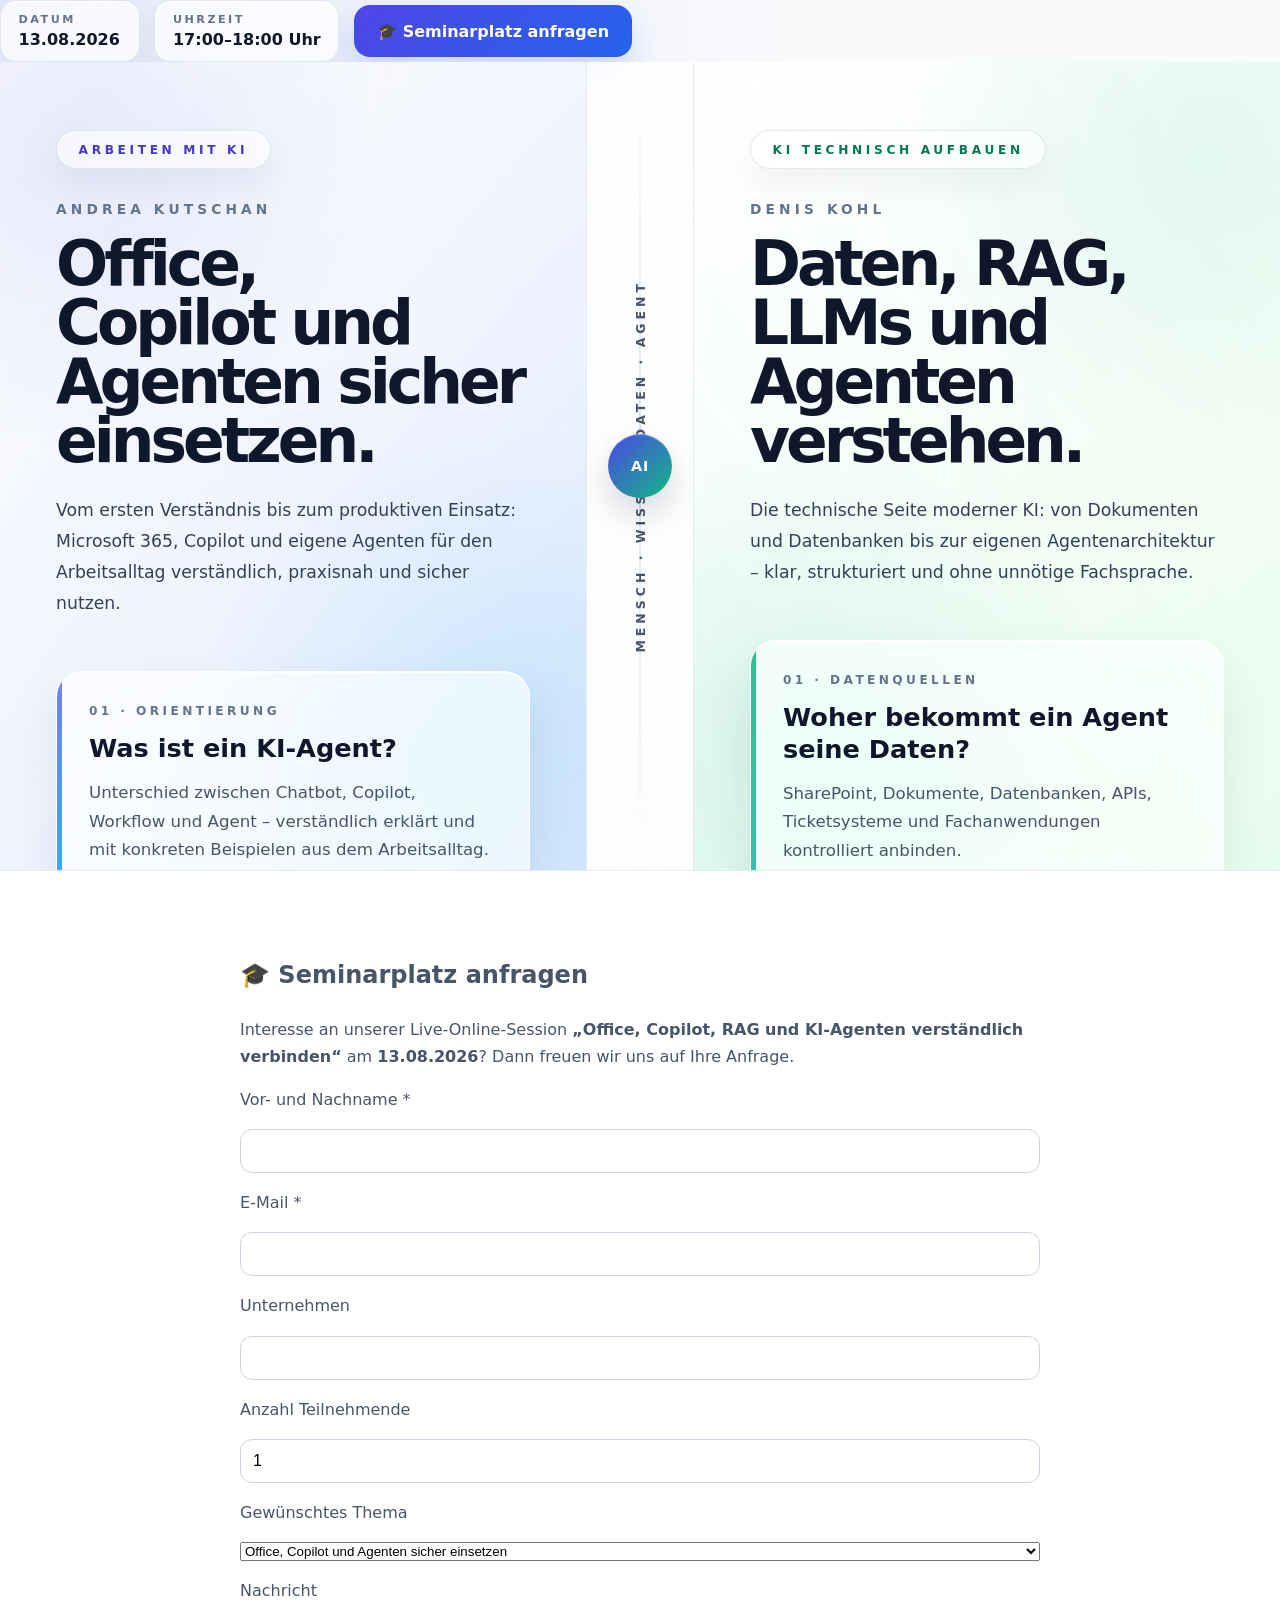
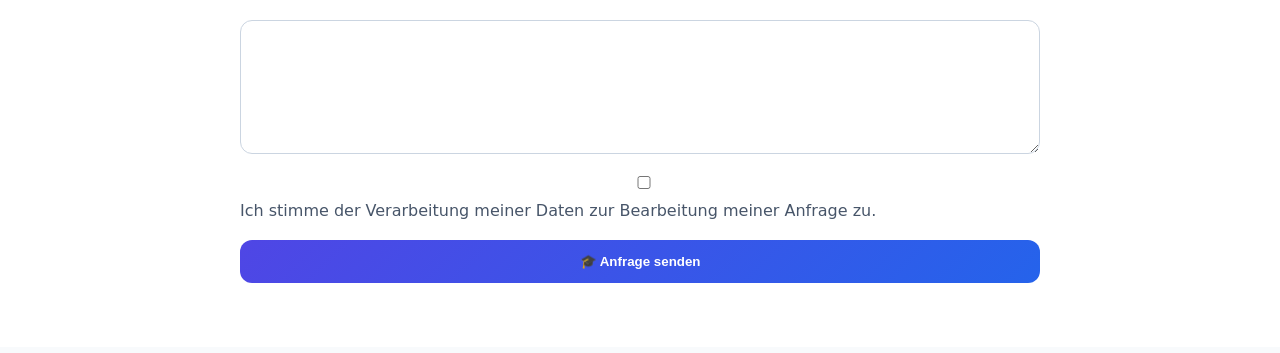
<file: index.html>
<!DOCTYPE html>
<html lang="de">
<head>
    <meta charset="UTF-8">
    <meta name="viewport" content="width=device-width, initial-scale=1.0">

    <title>Office trifft KI-Technik</title>

    <meta name="description"
        content="Live-Online-Session zu Office, Copilot, RAG, LLMs und KI-Agenten für den professionellen Arbeitsalltag.">

    <link rel="stylesheet" href="style.css">
</head>

<body>

    <!-- ==========================================================
         HEADER
         ========================================================== -->

<div class="site-header__meta">

    <div class="site-header__info-box">
        <span class="site-header__info-label">DATUM</span>
        <span class="site-header__info-value">13.08.2026</span>
    </div>

    <div class="site-header__info-box">
        <span class="site-header__info-label">UHRZEIT</span>
        <span class="site-header__info-value">17:00–18:00 Uhr</span>
    </div>
<a href="https://forms.cloud.microsoft/Pages/ResponsePage.aspx?id=frypEI3oA0eWpX-VbOzYKOakOTgQP3FBuLlZ1tv75zdUQ1JOTUxZMlQ0VjU4MzNZSTVITk81UTQzQy4u" class="site-header__button">
    🎓 Seminarplatz anfragen
    </a>

</div>

    <!-- ==========================================================
         MAIN LAYOUT
         ========================================================== -->

    <main class="course">

        <!-- ======================================================
             LINKE SPALTE: BUSINESS / OFFICE / COPILOT
             ====================================================== -->

        <section class="course__business" aria-labelledby="business-title">

            <div class="course__inner">

                <header class="course__header">

                    <span class="course__eyebrow">
                        Arbeiten mit KI
                    </span>

                    <p class="course__speaker">
                        Andrea Kutschan
                    </p>

                    <h1 class="course__title" id="business-title">
                        Office, Copilot und Agenten sicher einsetzen.
                    </h1>

                    <p class="course__description">
                        Vom ersten Verständnis bis zum produktiven Einsatz:
                        Microsoft 365, Copilot und eigene Agenten für den
                        Arbeitsalltag verständlich, praxisnah und sicher nutzen.
                    </p>

                </header>

                <section class="course__modules" aria-label="Inhalte zu Office, Copilot und Agenten">

                    <article class="course__card">

                        <span class="course__card-label">
                            01 · Orientierung
                        </span>

                        <h2 class="course__card-title">
                            Was ist ein KI-Agent?
                        </h2>

                        <p class="course__card-text">
                            Unterschied zwischen Chatbot, Copilot, Workflow
                            und Agent – verständlich erklärt und mit
                            konkreten Beispielen aus dem Arbeitsalltag.
                        </p>

                    </article>

                    <article class="course__card">

                        <span class="course__card-label">
                            02 · Microsoft 365
                        </span>

                        <h2 class="course__card-title">
                            Wie arbeitet Copilot im Office-Kontext?
                        </h2>

                        <p class="course__card-text">
                            Wie Copilot mit Word, Excel, PowerPoint, Outlook,
                            Teams und Microsoft Graph zusammenspielt.
                        </p>

                    </article>

                    <article class="course__card">

                        <span class="course__card-label">
                            03 · Agenten
                        </span>

                        <h2 class="course__card-title">
                            Eigene Agenten sinnvoll planen
                        </h2>

                        <p class="course__card-text">
                            Rollen, Ziele, Wissen, Regeln und Grenzen eines
                            Agents sauber definieren.
                        </p>

                    </article>

                    <article class="course__card">

                        <span class="course__card-label">
                            04 · Sicherheit
                        </span>

                        <h2 class="course__card-title">
                            Datenschutz und Berechtigungen
                        </h2>

                        <p class="course__card-text">
                            Warum Datenquellen, Freigaben und Compliance
                            beim Einsatz von KI-Agenten entscheidend sind.
                        </p>

                    </article>

                    <article class="course__card">

                        <span class="course__card-label">
                            05 · Praxis
                        </span>

                        <h2 class="course__card-title">
                            Produktive Einsatzszenarien
                        </h2>

                        <p class="course__card-text">
                            Beispiele für Schulungen, Workshops,
                            Projektarbeit, Vertrieb, Verwaltung und interne
                            Wissensprozesse.
                        </p>

                    </article>

                </section>

            </div>

        </section>

        <!-- ======================================================
             MITTELSPALTE
             ====================================================== -->

        <aside class="course__divider" aria-label="Verbindung zwischen Business und Technik">

            <div class="course__divider-circle" aria-hidden="true">
                AI
            </div>

            <span class="course__divider-text">
                Mensch · Wissen · Daten · Agent
            </span>

        </aside>

        <!-- ======================================================
             RECHTE SPALTE: TECHNIK / DATEN / RAG / LLM
             ====================================================== -->

        <section class="course__technical" aria-labelledby="technical-title">

            <div class="course__inner">

                <header class="course__header">

                    <span class="course__eyebrow">
                        KI technisch aufbauen
                    </span>

                    <p class="course__speaker">
                        Denis Kohl
                    </p>

                    <h1 class="course__title" id="technical-title">
                        Daten, RAG, LLMs und Agenten verstehen.
                    </h1>

                    <p class="course__description">
                        Die technische Seite moderner KI:
                        von Dokumenten und Datenbanken bis zur eigenen
                        Agentenarchitektur – klar, strukturiert und ohne
                        unnötige Fachsprache.
                    </p>

                </header>

                <section class="course__modules" aria-label="Inhalte zu Daten, RAG, LLMs und Agentenarchitektur">

                    <article class="course__card course__card--green">

                        <span class="course__card-label">
                            01 · Datenquellen
                        </span>

                        <h2 class="course__card-title">
                            Woher bekommt ein Agent seine Daten?
                        </h2>

                        <p class="course__card-text">
                            SharePoint, Dokumente, Datenbanken, APIs,
                            Ticketsysteme und Fachanwendungen kontrolliert
                            anbinden.
                        </p>

                    </article>

                    <article class="course__card course__card--green">

                        <span class="course__card-label">
                            02 · Datenqualität
                        </span>

                        <h2 class="course__card-title">
                            Warum ist Qualität so entscheidend?
                        </h2>

                        <p class="course__card-text">
                            Ein Agent kann nur so zuverlässig sein wie seine
                            Quellen, Metadaten, Berechtigungen und
                            Aktualisierungsprozesse.
                        </p>

                    </article>

                    <article class="course__card course__card--green">

                        <span class="course__card-label">
                            03 · RAG
                        </span>

                        <h2 class="course__card-title">
                            Retrieval Augmented Generation
                        </h2>

                        <p class="course__card-text">
                            Wie Unternehmenswissen gesucht, bewertet und in
                            KI-Antworten eingebunden werden kann.
                        </p>

                    </article>

                    <article class="course__card course__card--green">

                        <span class="course__card-label">
                            04 · LLMs
                        </span>

                        <h2 class="course__card-title">
                            Wie funktionieren Sprachmodelle?
                        </h2>

                        <p class="course__card-text">
                            Tokens, Kontextfenster, Prompts, Embeddings und
                            Modellantworten grundlegend verstehen.
                        </p>

                    </article>

                    <article class="course__card course__card--green">

                        <span class="course__card-label">
                            05 · Architektur
                        </span>

                        <h2 class="course__card-title">
                            Moderne Agentensysteme planen
                        </h2>

                        <p class="course__card-text">
                            Zusammenspiel von Daten, Modellen, Aktionen,
                            Workflows, Monitoring und Governance.
                        </p>

                    </article>

                </section>

            </div>

        </section>

    </main>

    <!-- ==========================================================
         ANFRAGEBEREICH
         Optionaler Anker für Button
         ========================================================== -->

  <section class="request" id="anfrage">

    <div class="request__text">

        <h2>🎓 Seminarplatz anfragen</h2>

        <p>
            Interesse an unserer Live-Online-Session
            <strong>„Office, Copilot, RAG und KI-Agenten verständlich verbinden“</strong>
            am <strong>13.08.2026</strong>?
            Dann freuen wir uns auf Ihre Anfrage.
        </p>

        <form
            action="https://kutschan.com/nexus_ai/kontakt.php"
            method="POST">

            <!-- Betreff der E-Mail -->
            <input
                type="hidden"
                name="_subject"
                value="Neue Seminaranfrage">

            <!-- Weiterleitung nach dem Absenden -->
            <input
                type="hidden"
                name="_next"
                value="https://nexus-ai.cloud/danke.html">

            <!-- Optional -->
            <input
                type="hidden"
                name="_captcha"
                value="false">

            <label for="name">
                Vor- und Nachname *
            </label>

            <input
                id="name"
                type="text"
                name="Name"
                required>

            <label for="email">
                E-Mail *
            </label>

            <input
                id="email"
                type="email"
                name="E-Mail"
                required>

            <label for="firma">
                Unternehmen
            </label>

            <input
                id="firma"
                type="text"
                name="Unternehmen">

            <label for="teilnehmer">
                Anzahl Teilnehmende
            </label>

            <input
                id="teilnehmer"
                type="number"
                name="Teilnehmende"
                min="1"
                value="1">

            <label for="seminar">
                Gewünschtes Thema
            </label>

            <select
                id="seminar"
                name="Seminar">

                <option>
                    Office, Copilot und Agenten sicher einsetzen
                </option>

                <option>
                    Daten, RAG, LLMs und Agenten verstehen
                </option>

                <option>
                    Beide Themenbereiche
                </option>

            </select>

            <label for="nachricht">
                Nachricht
            </label>

            <textarea
                id="nachricht"
                name="Nachricht"
                rows="6"></textarea>

            <label class="request__checkbox">

                <input
                    type="checkbox"
                    required>

                Ich stimme der Verarbeitung meiner Daten zur Bearbeitung meiner Anfrage zu.

            </label>

            <button
                type="submit"
                class="request__button">

                🎓 Anfrage senden

            </button>

        </form>

    </div>

</section>

</body>

</html>
</file>
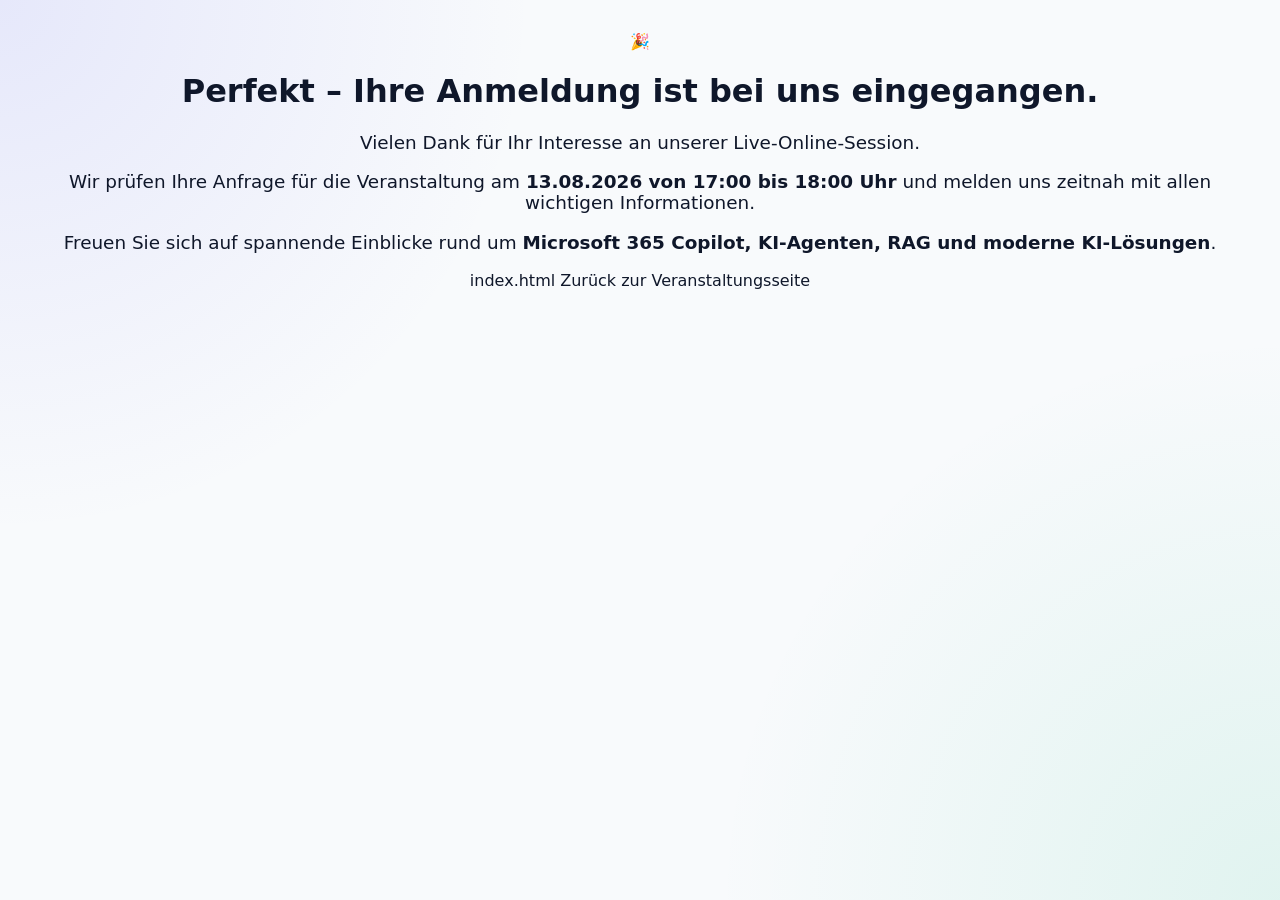
<file: danke.html>
<!DOCTYPE html>
<html lang="de">

<head>
    <meta charset="UTF-8">
    <meta name="viewport" content="width=device-width, initial-scale=1.0">

    <title>Vielen Dank für Ihre Anmeldung</title>

    <link rel="stylesheet" href="style.css">
</head>

<body>

    <main class="thankyou">

        <div class="thankyou__card">

            <div class="thankyou__icon">
                🎉
            </div>

            <h1 class="thankyou__title">
                Perfekt – Ihre Anmeldung ist bei uns eingegangen.
            </h1>

            <p class="thankyou__text">

                Vielen Dank für Ihr Interesse an unserer Live-Online-Session.

            </p>

            <p class="thankyou__text">

                Wir prüfen Ihre Anfrage für die Veranstaltung am

                <strong>13.08.2026 von 17:00 bis 18:00 Uhr</strong>

                und melden uns zeitnah mit allen wichtigen Informationen.

            </p>

            <p class="thankyou__text">

                Freuen Sie sich auf spannende Einblicke rund um

                <strong>Microsoft 365 Copilot, KI-Agenten, RAG und moderne KI-Lösungen</strong>.

            </p>

            index.html
                Zurück zur Veranstaltungsseite
            </a>

        </div>

    </main>

</body>

</html>
</file>
<file: style.css>
/* ==========================================================
   style.css
   Designidee 1: Frosted Glass / Premium Corporate
   Zwei scrollbare Boxen mit dezenter Hintergrundgestaltung
   HTML5 + BEM
   ========================================================== */


/* ==========================================================
   Reset und Basis
   ========================================================== */

*,
*::before,
*::after {
    box-sizing: border-box;
}

html {
    font-size: 16px;
    scroll-behavior: smooth;
}

body {
    margin: 0;
    min-height: 100vh;

    font-family:
        "Segoe UI",
        system-ui,
        -apple-system,
        BlinkMacSystemFont,
        Arial,
        sans-serif;

    background:
        radial-gradient(
            circle at top left,
            rgba(99, 102, 241, 0.12),
            transparent 34%
        ),
        radial-gradient(
            circle at bottom right,
            rgba(16, 185, 129, 0.10),
            transparent 36%
        ),
        #f8fafc;

    color: #0f172a;

   overflow-y: auto;
}


/* ==========================================================
   Site Header
   Block: site-header
   ========================================================== */

.site-header {
    height: 92px;

    display: flex;
    align-items: center;
    justify-content: space-between;
    gap: 2rem;

    padding: 0 2rem;

    background:
        rgba(255, 255, 255, 0.78);

    border-bottom: 1px solid rgba(148, 163, 184, 0.22);

    backdrop-filter: blur(24px) saturate(160%);
    -webkit-backdrop-filter: blur(24px) saturate(160%);

    box-shadow:
        0 1rem 3rem rgba(15, 23, 42, 0.05);

    position: relative;
    z-index: 10;
}

.site-header__brand {
    display: flex;
    align-items: center;
    gap: 1rem;
}

.site-header__icon {
    width: 48px;
    height: 48px;

    display: flex;
    align-items: center;
    justify-content: center;

    border-radius: 1rem;

    color: #4338ca;
    background:
        linear-gradient(
            135deg,
            rgba(99, 102, 241, 0.16),
            rgba(14, 165, 233, 0.12)
        );

    border: 1px solid rgba(99, 102, 241, 0.18);

    box-shadow:
        inset 0 1px 0 rgba(255, 255, 255, 0.9),
        0 0.8rem 2rem rgba(79, 70, 229, 0.12);

    font-size: 1.3rem;
    font-weight: 800;
}

.site-header__intro {
    display: flex;
    flex-direction: column;
    gap: 0.25rem;
}

.site-header__label {
    margin: 0;

    color: #4338ca;

    font-size: 0.78rem;
    font-weight: 800;
    letter-spacing: 0.28em;
    text-transform: uppercase;
}

.site-header__subtitle {
    margin: 0;

    color: #475569;

    font-size: 1rem;
    line-height: 1.4;
}

.site-header__meta {
    display: flex;
    align-items: center;
    gap: 0.9rem;
}

.site-header__info-box {
    min-width: 140px;

    padding: 0.75rem 1.1rem;

    background:
        rgba(255, 255, 255, 0.72);

    border: 1px solid rgba(148, 163, 184, 0.24);
    border-radius: 1rem;

    backdrop-filter: blur(18px) saturate(150%);
    -webkit-backdrop-filter: blur(18px) saturate(150%);

    box-shadow:
        inset 0 1px 0 rgba(255, 255, 255, 0.9),
        0 0.8rem 2rem rgba(15, 23, 42, 0.05);
}

.site-header__info-label {
    display: block;

    margin-bottom: 0.25rem;

    color: #64748b;

    font-size: 0.7rem;
    font-weight: 700;
    letter-spacing: 0.22em;
    text-transform: uppercase;
}

.site-header__info-value {
    display: block;

    color: #0f172a;

    font-size: 1rem;
    font-weight: 800;
}

/* ==========================================================
   ANMELDEBUTTON
  
   ========================================================== */


.site-header__button {
    display: inline-flex;
    align-items: center;
    justify-content: center;

    min-height: 48px;

    padding: 0.95rem 1.4rem;

    color: #ffffff;
    background:
        linear-gradient(
            135deg,
            #4f46e5,
            #2563eb
        );

    border: 1px solid rgba(79, 70, 229, 0.2);
    border-radius: 1rem;

    text-decoration: none;
    font-size: 1rem;
    font-weight: 800;

    box-shadow:
        0 1rem 2rem rgba(37, 99, 235, 0.20);

    transition:
        transform 0.25s ease,
        box-shadow 0.25s ease,
        filter 0.25s ease;
}

.site-header__button:hover {
    transform: translateY(-2px);

    filter: brightness(1.04);

    box-shadow:
        0 1.4rem 2.8rem rgba(37, 99, 235, 0.26);
}

.site-header__button:focus-visible {
    outline: 3px solid rgba(99, 102, 241, 0.35);
    outline-offset: 4px;
}

.site-header__button {
    display: inline-flex;
    align-items: center;
    justify-content: center;

    min-height: 48px;

    padding: 0.95rem 1.4rem;

    color: #ffffff;

    background: linear-gradient(
        135deg,
        #4f46e5,
        #2563eb
    );

    border-radius: 1rem;

    text-decoration: none;

    font-weight: 800;
}
/* ==========================================================
   Hauptlayout
   Block: course
   ========================================================== */

.course {
    height: calc(100vh - 92px);

    display: grid;
    grid-template-columns: minmax(0, 1fr) 108px minmax(0, 1fr);

    overflow: hidden;
}


/* ==========================================================
   Gemeinsame Spaltenstruktur
   ========================================================== */

.course__business,
.course__technical {
    position: relative;

    overflow-y: auto;
    overflow-x: hidden;

    min-width: 0;

    padding: 4.25rem 3.5rem;

    scroll-behavior: smooth;
}

.course__business::before,
.course__technical::before {
    content: "";

    position: absolute;
    inset: 0;

    pointer-events: none;

    opacity: 0.9;
}

.course__inner {
    position: relative;
    z-index: 1;

    max-width: 880px;
    margin: 0 auto;
}


/* ==========================================================
   Linke Box: dezenter Blau-/Violett-Hintergrund
   ========================================================== */

.course__business {
    background:
        radial-gradient(
            circle at 12% 10%,
            rgba(99, 102, 241, 0.18),
            transparent 34%
        ),
        radial-gradient(
            circle at 85% 82%,
            rgba(14, 165, 233, 0.13),
            transparent 36%
        ),
        linear-gradient(
            135deg,
            #f8fafc 0%,
            #eef2ff 48%,
            #dbeafe 100%
        );
}

.course__business::before {
    background:
        linear-gradient(
            90deg,
            rgba(255, 255, 255, 0.26),
            rgba(255, 255, 255, 0)
        ),
        linear-gradient(
            180deg,
            rgba(255, 255, 255, 0.26),
            rgba(255, 255, 255, 0)
        );
}


/* ==========================================================
   Rechte Box: dezenter Grün-/Mint-Hintergrund
   ========================================================== */

.course__technical {
    background:
        radial-gradient(
            circle at 88% 12%,
            rgba(16, 185, 129, 0.16),
            transparent 34%
        ),
        radial-gradient(
            circle at 18% 86%,
            rgba(20, 184, 166, 0.13),
            transparent 38%
        ),
        linear-gradient(
            135deg,
            #ffffff 0%,
            #f0fdf4 54%,
            #dcfce7 100%
        );
}

.course__technical::before {
    background:
        linear-gradient(
            270deg,
            rgba(255, 255, 255, 0.34),
            rgba(255, 255, 255, 0)
        ),
        linear-gradient(
            180deg,
            rgba(255, 255, 255, 0.28),
            rgba(255, 255, 255, 0)
        );
}


/* ==========================================================
   Mittlere Trennspalte
   ========================================================== */

.course__divider {
    position: relative;

    display: flex;
    align-items: center;
    justify-content: center;

    background:
        linear-gradient(
            180deg,
            rgba(255, 255, 255, 0.84),
            rgba(255, 255, 255, 0.55)
        );

    border-left: 1px solid rgba(148, 163, 184, 0.22);
    border-right: 1px solid rgba(148, 163, 184, 0.22);

    backdrop-filter: blur(24px) saturate(160%);
    -webkit-backdrop-filter: blur(24px) saturate(160%);

    box-shadow:
        inset 1px 0 0 rgba(255, 255, 255, 0.9),
        inset -1px 0 0 rgba(255, 255, 255, 0.7);
}

.course__divider::before {
    content: "";

    position: absolute;
    top: 0;
    bottom: 0;
    left: 50%;

    width: 1px;

    background:
        linear-gradient(
            180deg,
            transparent,
            rgba(100, 116, 139, 0.35),
            transparent
        );

    transform: translateX(-50%);
}

.course__divider-circle {
    position: absolute;
    top: 50%;
    left: 50%;

    width: 64px;
    height: 64px;

    display: flex;
    align-items: center;
    justify-content: center;

    color: #ffffff;
    background:
        linear-gradient(
            135deg,
            #4f46e5,
            #10b981
        );

    border-radius: 50%;

    font-size: 0.9rem;
    font-weight: 900;
    letter-spacing: 0.06em;

    box-shadow:
        0 1rem 2rem rgba(15, 23, 42, 0.16),
        inset 0 1px 0 rgba(255, 255, 255, 0.4);

    transform: translate(-50%, -50%);

    z-index: 2;
}

.course__divider-text {
    position: relative;
    z-index: 1;

    writing-mode: vertical-rl;
    transform: rotate(180deg);

    color: #475569;

    font-size: 0.78rem;
    font-weight: 800;
    letter-spacing: 0.32em;
    text-transform: uppercase;
}


/* ==========================================================
   Kurskopf
   ========================================================== */

.course__header {
    margin-bottom: 3.25rem;
}

.course__eyebrow {
    display: inline-flex;
    align-items: center;
    justify-content: center;

    padding: 0.72rem 1.35rem;

    color: #4338ca;
    background:
        rgba(255, 255, 255, 0.62);

    border: 1px solid rgba(148, 163, 184, 0.24);
    border-radius: 999px;

    backdrop-filter: blur(20px) saturate(160%);
    -webkit-backdrop-filter: blur(20px) saturate(160%);

    box-shadow:
        inset 0 1px 0 rgba(255, 255, 255, 0.95),
        0 1rem 2rem rgba(15, 23, 42, 0.05);

    font-size: 0.76rem;
    font-weight: 900;
    letter-spacing: 0.3em;
    text-transform: uppercase;
}

.course__technical .course__eyebrow {
    color: #047857;
}

.course__speaker {
    margin: 2rem 0 1.1rem;

    color: #64748b;

    font-size: 0.86rem;
    font-weight: 900;
    letter-spacing: 0.3em;
    text-transform: uppercase;
}

.course__title {
    max-width: 820px;

    margin: 0 0 1.5rem;

    color: #0f172a;

    font-size: clamp(3rem, 4.8vw, 5.4rem);
    font-weight: 900;
    line-height: 0.96;
    letter-spacing: -0.065em;

    text-wrap: balance;
}

.course__description {
    max-width: 760px;

    margin: 0;

    color: #334155;

    font-size: clamp(1.05rem, 1.35vw, 1.28rem);
    line-height: 1.8;
}


/* ==========================================================
   Module und Karten
   ========================================================== */

.course__modules {
    display: flex;
    flex-direction: column;
    gap: 1.35rem;

    padding-bottom: 4rem;
}

.course__card {
    position: relative;

    padding: 2rem;

    color: #0f172a;
    background:
        rgba(255, 255, 255, 0.66);

    border: 1px solid rgba(255, 255, 255, 0.78);
    border-radius: 1.6rem;

    backdrop-filter: blur(26px) saturate(165%);
    -webkit-backdrop-filter: blur(26px) saturate(165%);

    box-shadow:
        inset 0 1px 0 rgba(255, 255, 255, 0.95),
        0 1.25rem 3rem rgba(15, 23, 42, 0.08);

    overflow: hidden;

    transition:
        transform 0.25s ease,
        box-shadow 0.25s ease,
        border-color 0.25s ease,
        background-color 0.25s ease;
}

.course__card::before {
    content: "";

    position: absolute;
    top: 0;
    left: 0;

    width: 5px;
    height: 100%;

    background:
        linear-gradient(
            180deg,
            #6366f1,
            #0ea5e9
        );

    opacity: 0.86;
}

.course__card--green::before {
    background:
        linear-gradient(
            180deg,
            #10b981,
            #14b8a6
        );
}

.course__card:hover {
    transform: translateY(-4px);

    background:
        rgba(255, 255, 255, 0.82);

    border-color: rgba(255, 255, 255, 0.95);

    box-shadow:
        inset 0 1px 0 rgba(255, 255, 255, 1),
        0 1.7rem 3.6rem rgba(15, 23, 42, 0.11);
}

.course__card-label {
    display: block;

    margin-bottom: 0.95rem;

    color: #64748b;

    font-size: 0.76rem;
    font-weight: 900;
    letter-spacing: 0.28em;
    text-transform: uppercase;
}

.course__card-title {
    margin: 0 0 0.9rem;

    color: #0f172a;

    font-size: clamp(1.45rem, 2vw, 2rem);
    line-height: 1.24;
}

.course__card-text {
    margin: 0;

    color: #475569;

    font-size: 1.04rem;
    line-height: 1.72;
}


/* ==========================================================
   Scrollbars
   ========================================================== */

.course__business::-webkit-scrollbar,
.course__technical::-webkit-scrollbar {
    width: 10px;
}

.course__business::-webkit-scrollbar-track,
.course__technical::-webkit-scrollbar-track {
    background: rgba(255, 255, 255, 0.32);
}

.course__business::-webkit-scrollbar-thumb {
    background:
        linear-gradient(
            180deg,
            #818cf8,
            #60a5fa
        );

    border-radius: 999px;
}

.course__technical::-webkit-scrollbar-thumb {
    background:
        linear-gradient(
            180deg,
            #34d399,
            #2dd4bf
        );

    border-radius: 999px;
}

.course__business::-webkit-scrollbar-thumb:hover {
    background:
        linear-gradient(
            180deg,
            #6366f1,
            #3b82f6
        );
}

.course__technical::-webkit-scrollbar-thumb:hover {
    background:
        linear-gradient(
            180deg,
            #10b981,
            #14b8a6
        );
}


/* Firefox Scrollbar */

.course__business {
    scrollbar-color: #818cf8 rgba(255, 255, 255, 0.32);
    scrollbar-width: thin;
}

.course__technical {
    scrollbar-color: #34d399 rgba(255, 255, 255, 0.32);
    scrollbar-width: thin;
}


/* ==========================================================
   Optionaler Anfragebereich
   Wird unterhalb des Viewports sichtbar, wenn mobil gescrollt wird
   ========================================================== */

.request {
    display: none;

    padding: 2rem;

    background: #ffffff;

    border-top: 1px solid rgba(148, 163, 184, 0.22);
}

.request__text {
    max-width: 900px;

    margin: 0 auto;

    color: #475569;

    font-size: 1rem;
    line-height: 1.7;
}


/* ==========================================================
   Barrierearmut: reduzierte Bewegung
   ========================================================== */

@media (prefers-reduced-motion: reduce) {

    *,
    *::before,
    *::after {
        scroll-behavior: auto !important;
        transition: none !important;
    }
}


/* ==========================================================
   Responsive Layout
   ========================================================== */

@media (max-width: 1120px) {

    body {
        overflow: auto;
    }

    .site-header {
        height: auto;

        flex-direction: column;
        align-items: flex-start;

        padding: 1.4rem;
    }

    .site-header__meta {
        width: 100%;

        flex-wrap: wrap;
    }

    .course {
        height: auto;

        grid-template-columns: 1fr;
    }

    .course__business,
    .course__technical {
        min-height: 100vh;

        overflow: visible;

        padding: 3.2rem 1.5rem;
    }

    .course__divider {
        min-height: 90px;
    }

    .course__divider::before {
        top: 50%;
        bottom: auto;
        left: 0;

        width: 100%;
        height: 1px;

        transform: translateY(-50%);
    }

    .course__divider-circle {
        display: none;
    }

    .course__divider-text {
        writing-mode: horizontal-tb;

        transform: none;

        letter-spacing: 0.22em;
    }


/* ==========================================================
   FORMULAR
   ========================================================== */


   

    .request {
        display: block;
    }
}


@media (max-width: 720px) {

    .site-header__brand {
        align-items: flex-start;
    }

    .site-header__icon {
        width: 42px;
        height: 42px;

        border-radius: 0.85rem;
    }

    .site-header__label {
        font-size: 0.7rem;
        letter-spacing: 0.22em;
    }

    .site-header__subtitle {
        font-size: 0.94rem;
    }

    .site-header__meta {
        flex-direction: column;
        align-items: stretch;
    }

    .site-header__info-box,
    .site-header__button {
        width: 100%;
    }

    .course__business,
    .course__technical {
        padding: 2.5rem 1.1rem;
    }

    .course__eyebrow {
        padding: 0.62rem 1rem;

        font-size: 0.66rem;
        letter-spacing: 0.2em;
    }

    .course__speaker {
        font-size: 0.74rem;
        letter-spacing: 0.22em;
    }

    .course__title {
        font-size: clamp(2.45rem, 12vw, 4rem);
        letter-spacing: -0.05em;
    }

    .course__description {
        font-size: 1rem;
        line-height: 1.72;
    }

    .course__card {
        padding: 1.45rem;

        border-radius: 1.25rem;
    }

    .course__card-title {
        font-size: 1.35rem;
    }

    .course__card-text {
        font-size: 1rem;
    }
}

.request {
    display: block;
    padding: 4rem 2rem;
    background: #ffffff;
}

.request__text {
    max-width: 800px;
    margin: 0 auto;
}

.request form {
    display: flex;
    flex-direction: column;
    gap: 1rem;
}

.request input,
.request textarea {
    width: 100%;
    padding: 12px;

    border: 1px solid #cbd5e1;
    border-radius: 12px;

    font-size: 1rem;
}

.request button {
    padding: 14px 24px;

    background: linear-gradient(
        135deg,
        #4f46e5,
        #2563eb
    );

    color: white;

    border: 0;
    border-radius: 12px;

    font-weight: 700;
    cursor: pointer;
}
/* ==========================================================
   Danke-Seite
   ========================================================== */

.thankyou {

    min-height: 10*vh;

    display: flex;
    align-*tems: center;
    justify-content:*center;

    padding: 2rem;

    b*ckground:
        radial-gradient(*            circle at top left,
  *         rgba(99,102,241,.15),
   *        transparent 35%
        ),*        radial-gradient(
         *  circle at bottom right,
        *   rgba(16,185,129,.12),
         *  transparent 35%
        ),
     *  #f8fafc;
}

.thankyou__card {

 *  max-width: 850px;

    padding: *rem;

    text-align: center;

   *background: rgba(255,255,255,.92);*
    border-radius: 32px;

    bac*drop-filter: blur(20px);

    box-*hadow:
        0 20px 60px rgba(15*23,42,.08);
}

.thankyou__icon {

*   font-size: 4rem;

    margin-bo*tom: 1rem;
}

.thankyou__title {

*   margin: 0 0 1.5rem;

    color:*#0f172a;

    font-size: clamp(2re*,4vw,3.5rem);

    line-height: 1.*;
}

.thankyou__text {

    margin*bottom: 1.2rem;

    color: #47556*;

    font-size: 1.15rem;

    li*e-height: 1.8;
}

.thankyou__butto* {

    display: inline-block;

  * margin-top: 1.5rem;

    padding:*1rem 2rem;

    color: #ffffff;

 *  background:
        linear-gradi*nt(
            135deg,
          * #4f46e5,
            #2563eb
    *   );

    border-radius: 16px;

 *  text-decoration: none;

    font*weight: 700;

    transition: all *25s ease;
}

.thankyou__button:hov*r {

    transform: translateY(-2p*);

    box-shadow:
        0 12px*30px rgba(37,99,235,.25);
}

/* ==========================================================
   KORREKTUR
   ========================================================== */




body {
   overflow-y: auto;
}
</file>
